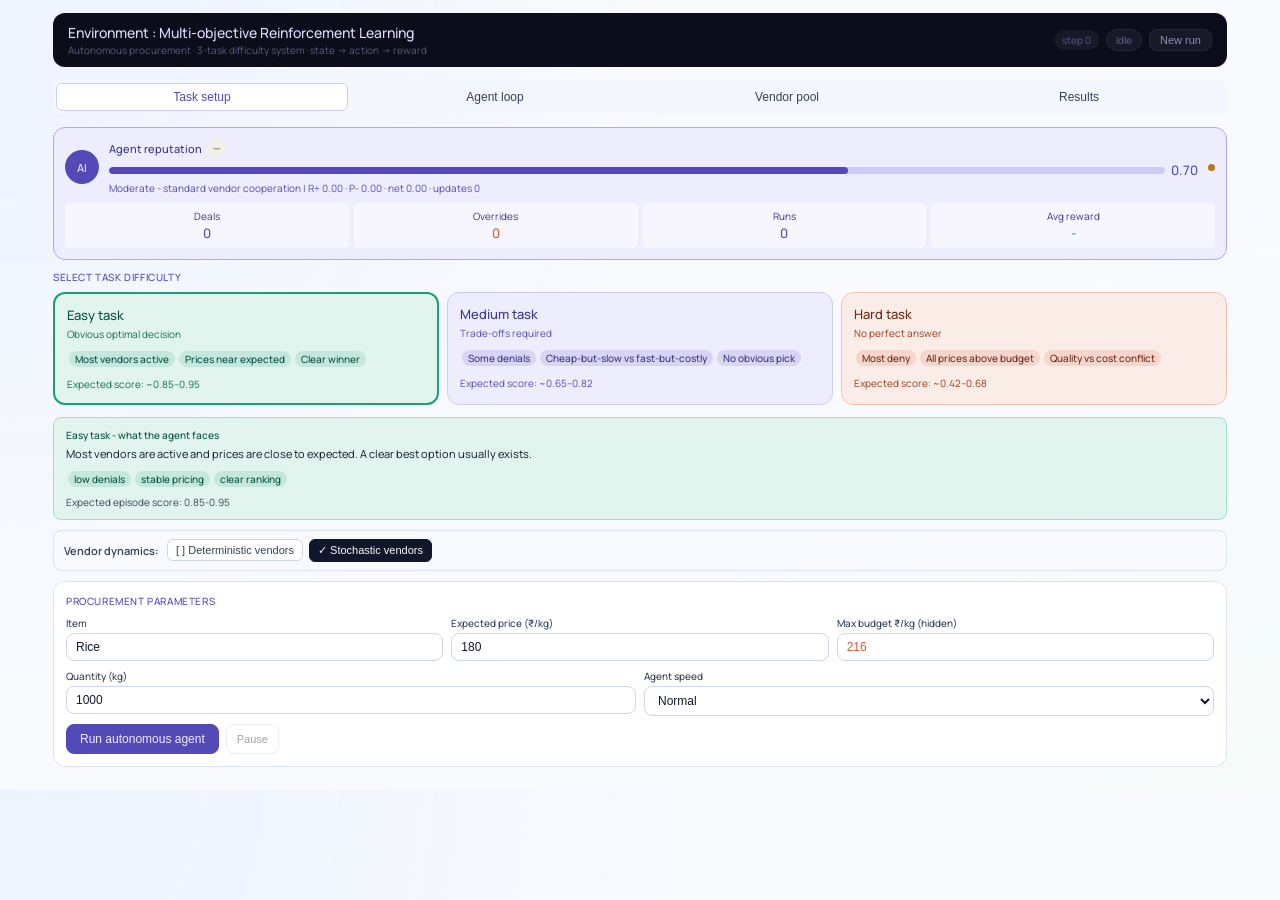
<file: ui/index.html>
﻿<!doctype html>
<html lang="en">
  <head>
    <meta charset="UTF-8" />
    <meta name="viewport" content="width=device-width, initial-scale=1.0" />
    <title>Environment : Multi-objective Reinforcement Learning</title>
    <link rel="preconnect" href="https://fonts.googleapis.com" />
    <link rel="preconnect" href="https://fonts.gstatic.com" crossorigin />
    <link href="https://fonts.googleapis.com/css2?family=Manrope:wght@400;500;600;700&family=JetBrains+Mono:wght@400;500&display=swap" rel="stylesheet" />
    <link rel="stylesheet" href="style.css?v=20260411a" />
  </head>
  <body>
<div class="app">
<div class="topbar">
  <div><div class="tt">Environment : Multi-objective Reinforcement Learning</div><div class="ts">Autonomous procurement · 3-task difficulty system · state → action → reward</div></div>
  <div class="tr">
    <span class="sb" id="sbadge">step 0</span>
    <span class="ep" id="epill">Idle</span>
    <button class="rb2" onclick="fullReset()">New run</button>
  </div>
</div>

<div class="tabs">
  <button class="tab active" data-tab="env" onclick="gTab('env',this)">Task setup</button>
  <button class="tab" data-tab="agent" onclick="gTab('agent',this)">Agent loop</button>
  <button class="tab" data-tab="vendors" onclick="gTab('vendors',this)">Vendor pool</button>
  <button class="tab" data-tab="results" onclick="gTab('results',this)" id="tab-results-btn">Results</button>
</div>

<div id="tab-env" class="panel active">

  <div class="agbox" id="agbox" style="display:none">
    <div style="display:flex;align-items:center;gap:10px;margin-bottom:8px">
      <div style="width:34px;height:34px;border-radius:50%;background:#534AB7;display:flex;align-items:center;justify-content:center;color:#EEEDFE;font-size:11px;font-weight:500;flex-shrink:0">AI</div>
      <div style="flex:1">
        <div style="display:flex;align-items:center;gap:5px;margin-bottom:4px">
          <span style="font-size:11px;font-weight:500;color:#3C3489">Agent reputation</span>
          <span class="dlt dnu" id="ag-dlt">—</span>
        </div>
        <div style="display:flex;align-items:center;gap:6px">
          <div class="agbar"><div class="agfill" id="ag-bar" style="width:70%"></div></div>
          <span style="font-size:13px;font-weight:500;color:#534AB7" id="ag-val">0.70</span>
        </div>
        <div style="font-size:10px;color:#534AB7;margin-top:2px" id="ag-note">Moderate — standard vendor cooperation</div>
      </div>
      <div id="ag-dots" style="display:flex;gap:2px;flex-wrap:wrap;max-width:65px"></div>
    </div>
    <div class="agstat">
      <div class="asc"><div class="asl">Deals</div><div class="asv" id="ag-deals">0</div></div>
      <div class="asc"><div class="asl">Overrides</div><div class="asv" style="color:#D85A30" id="ag-over">0</div></div>
      <div class="asc"><div class="asl">Runs</div><div class="asv" id="ag-runs">0</div></div>
      <div class="asc"><div class="asl">Avg reward</div><div class="asv" style="color:#1D9E75" id="ag-avg">—</div></div>
    </div>
  </div>

  <div class="slbl">Select task difficulty</div>
  <div class="task-cards">
    <div class="tc tc-easy sel" id="tc-easy" data-task="easy" onclick="selectTask('easy')">
      <div class="tc-title">Easy task</div>
      <div class="tc-sub">Obvious optimal decision</div>
      <div><span class="tc-tag tag-e">Most vendors active</span><span class="tc-tag tag-e">Prices near expected</span><span class="tc-tag tag-e">Clear winner</span></div>
      <div style="margin-top:8px;font-size:10px;color:#0F6E56">Expected score: ~0.85–0.95</div>
    </div>
    <div class="tc tc-med" id="tc-medium" data-task="medium" onclick="selectTask('medium')">
      <div class="tc-title">Medium task</div>
      <div class="tc-sub">Trade-offs required</div>
      <div><span class="tc-tag tag-m">Some denials</span><span class="tc-tag tag-m">Cheap-but-slow vs fast-but-costly</span><span class="tc-tag tag-m">No obvious pick</span></div>
      <div style="margin-top:8px;font-size:10px;color:#534AB7">Expected score: ~0.65–0.82</div>
    </div>
    <div class="tc tc-hard" id="tc-hard" data-task="hard" onclick="selectTask('hard')">
      <div class="tc-title">Hard task</div>
      <div class="tc-sub">No perfect answer</div>
      <div><span class="tc-tag tag-h">Most deny</span><span class="tc-tag tag-h">All prices above budget</span><span class="tc-tag tag-h">Quality vs cost conflict</span></div>
      <div style="margin-top:8px;font-size:10px;color:#993C1D">Expected score: ~0.42–0.68</div>
    </div>
  </div>

  <div id="scenario-box"></div>
  <div class="mode-toggle" role="group" aria-label="Vendor randomness mode">
    <span class="mode-title">Vendor dynamics:</span>
    <button class="mode-btn active" id="mode-deterministic" onclick="setVendorMode(false)">✓ Deterministic vendors</button>
    <button class="mode-btn" id="mode-stochastic" onclick="setVendorMode(true)">[ ] Stochastic vendors</button>
  </div>

  <div class="card">
    <div class="slbl">Procurement parameters</div>
    <div class="row">
      <div class="field"><label>Item</label><input id="f-item" value="Rice"></div>
      <div class="field"><label>Expected price (₹/kg)</label><input id="f-exp" type="number" value="180" onchange="updateBudget()"></div>
      <div class="field"><label>Max budget ₹/kg (hidden)</label><input id="f-bud" type="number" value="216" readonly style="color:#D85A30;font-weight:500"></div>
    </div>
    <div class="row">
      <div class="field"><label>Quantity (kg)</label><input id="f-qty" type="number" value="1000"></div>
      <div class="field">
        <label>Agent speed</label>
        <select id="f-spd">
          <option value="380">Normal</option>
          <option value="140">Fast</option>
          <option value="30">Instant</option>
        </select>
      </div>
    </div>
    <div style="display:flex;gap:7px;flex-wrap:wrap">
      <button class="btn bp" onclick="runAgent()">Run autonomous agent</button>
      <button class="btn bsm" onclick="pauseResume()" id="pause-btn" disabled>Pause</button>
    </div>
  </div>
</div>

<div id="tab-agent" class="panel">
  <div class="rl-dark">
    <div class="rl-h">RL state — episode snapshot</div>
    <div class="sg">
      <div class="sgc"><div class="sgl">Episode step</div><div class="sgv" id="sg-step">—</div></div>
      <div class="sgc"><div class="sgl">Vendors remaining</div><div class="sgv ok" id="sg-rem">—</div></div>
      <div class="sgc"><div class="sgl">Deals closed</div><div class="sgv ok" id="sg-deals">—</div></div>
      <div class="sgc"><div class="sgl">Best price</div><div class="sgv ok" id="sg-bp">—</div></div>
      <div class="sgc"><div class="sgl">Budget headroom</div><div class="sgv" id="sg-hd">—</div></div>
      <div class="sgc"><div class="sgl">Cumulative reward</div><div class="sgv" id="sg-cr">0.000</div></div>
    </div>
    <div class="rl-h" style="margin-bottom:5px">Live action feed</div>
    <div class="af" id="af"></div>
  </div>
  <div class="card">
    <div class="slbl">Policy decision trace</div>
    <div class="ptrace" id="ptrace"><div style="color:var(--color-text-secondary);font-size:11px">Run the agent to see policy decisions.</div></div>
  </div>
</div>

<div id="tab-vendors" class="panel">
  <div class="mgrid">
    <div class="mc mcp"><div class="ml">Total</div><div class="mv" id="mv-tot">10</div></div>
    <div class="mc mct"><div class="ml">Active</div><div class="mv" id="mv-act">0</div></div>
    <div class="mc mcc"><div class="ml">Denied</div><div class="mv" id="mv-den">0</div></div>
    <div class="mc mca"><div class="ml">Deals</div><div class="mv" id="mv-don">0</div></div>
  </div>
  <div class="card" style="overflow-x:auto">
    <table class="vtbl">
      <colgroup><col style="width:18px"><col style="width:84px"><col style="width:60px"><col style="width:38px"><col style="width:70px"><col style="width:70px"><col style="width:36px"><col style="width:66px"><col style="width:55px"></colgroup>
      <thead><tr><th>#</th><th>Vendor</th><th>Price ₹</th><th>Del.</th><th>Quality</th><th>Reliability</th><th>Margin</th><th>Status</th><th>Rating</th></tr></thead>
      <tbody id="vtbody"></tbody>
    </table>
  </div>
</div>

<div id="tab-results" class="panel">
  <div id="res-ph" class="card"><p style="color:var(--color-text-secondary);font-size:12px">Run the agent to generate results.</p></div>
  <div id="res-main" style="display:none">
    <div id="score-banner"></div>
    <div id="conflict-area"></div>
    <div id="rec-area"></div>
    <div class="card">
      <div class="slbl">All vendor deals — ranked</div>
      <div id="ranked"></div>
    </div>
    <div class="card" style="margin-top:9px">
      <div class="slbl">Reward breakdown</div>
      <div id="reward-body"></div>
    </div>
    <div id="human-loop" style="display:none">
      <div class="vpick">
        <div class="slbl" style="color:#D85A30">Human-in-the-loop override</div>
        <p style="font-size:11px;color:var(--color-text-secondary);margin-bottom:7px">Non-optimal override penalises agent rating — simulating a real procurement mistake.</p>
        <div id="pick-list"></div>
        <div id="pick-note" class="pnote" style="display:none"></div>
      </div>
    </div>
    <div style="display:flex;gap:7px;margin-top:10px;flex-wrap:wrap">
      <button class="btn bp" id="conf-btn" onclick="confirmBest()">Accept agent recommendation</button>
      <button class="btn bsm" id="toggle-human" onclick="toggleHuman()">Override (human-in-loop)</button>
    </div>
    <div id="conf-area"></div>
  </div>
</div>
</div>
    <script src="app.js?v=20260411a" defer></script>
  </body>
</html>
</file>
<file: ui/style.css>
﻿
:root{
  --font-sans:"Manrope","Segoe UI",system-ui,-apple-system,sans-serif;
  --font-mono:"JetBrains Mono","Consolas","Courier New",monospace;
  --color-background-primary:#ffffff;
  --color-background-secondary:#f5f7ff;
  --color-border-secondary:#cfd7ea;
  --color-border-tertiary:#dde3f1;
  --color-text-primary:#101828;
  --color-text-secondary:#344054;
  --border-radius-md:8px;
  --border-radius-lg:12px;
}

*{box-sizing:border-box;margin:0;padding:0}
body{
  font-family:var(--font-sans);
  font-size:13px;
  color:var(--color-text-primary);
  background:radial-gradient(circle at 0% 0%, #eef3ff 0%, transparent 45%),
    radial-gradient(circle at 100% 100%, #f6fbf9 0%, transparent 40%),
    #f8fafe;
}
.app{padding:13px;max-width:1200px;margin:0 auto}
.topbar{background:#0c0c1a;border-radius:var(--border-radius-lg);padding:10px 15px;display:flex;align-items:center;justify-content:space-between;margin-bottom:13px}
.tt{font-size:14px;font-weight:500;color:#dddcff}
.ts{font-size:10px;color:#5a5a85;margin-top:1px}
.tr{display:flex;gap:7px;align-items:center}
.ep{font-size:10px;padding:3px 9px;border-radius:20px;font-weight:500;background:#181828;color:#5a5a85;border:0.5px solid #252540}
.ep.live{background:#053320;color:#5DCAA5;border-color:#1D9E75}
.ep.done{background:#1a0840;color:#AFA9EC;border-color:#534AB7}
.ep.run{background:#201000;color:#EF9F27;border-color:#BA7517}
.sb{font-size:10px;color:#5a5a85;background:#181828;padding:3px 8px;border-radius:20px}
.rb2{padding:4px 10px;font-size:11px;background:#181828;color:#9090b0;border:0.5px solid #252540;border-radius:var(--border-radius-md);cursor:pointer}
.rb2:hover{background:#202038}
.tabs{display:flex;gap:2px;background:var(--color-background-secondary);border-radius:var(--border-radius-md);padding:3px;margin-bottom:13px}
.tab{flex:1;padding:6px 3px;font-size:12px;font-weight:500;cursor:pointer;border:none;background:none;color:var(--color-text-secondary);border-radius:6px;text-align:center}
.tab.active{background:var(--color-background-primary);color:#534AB7;border:0.5px solid #CECBF6}
.tab.notify{color:#1D9E75;font-weight:500}
.panel{display:none}.panel.active{display:block}
.card{background:var(--color-background-primary);border:0.5px solid var(--color-border-tertiary);border-radius:var(--border-radius-lg);padding:12px;margin-bottom:10px}
.slbl{font-size:10px;font-weight:500;letter-spacing:.06em;text-transform:uppercase;color:#534AB7;margin-bottom:8px}
.row{display:flex;gap:8px;flex-wrap:wrap;margin-bottom:8px}
.field{flex:1;min-width:110px;display:flex;flex-direction:column;gap:3px}
.field label{font-size:10px;color:var(--color-text-secondary);font-weight:500}
.field input,.field select{padding:6px 9px;border:0.5px solid var(--color-border-secondary);border-radius:var(--border-radius-md);font-size:12px;background:var(--color-background-primary);color:var(--color-text-primary)}
.field input:focus,.field select:focus{outline:none;border-color:#7F77DD}
.btn{padding:7px 13px;border-radius:var(--border-radius-md);border:0.5px solid var(--color-border-secondary);background:var(--color-background-primary);color:var(--color-text-primary);font-size:12px;font-weight:500;cursor:pointer}
.btn:hover{background:var(--color-background-secondary)}
.btn:disabled{opacity:.4;cursor:default}
.bp{background:#534AB7;color:#EEEDFE;border-color:#534AB7}.bp:hover{background:#3C3489}
.bt{background:#E1F5EE;color:#085041;border-color:#1D9E75}.bt:hover{background:#9FE1CB}
.bc{background:#FAECE7;color:#712B13;border-color:#D85A30}
.bsm{padding:5px 10px;font-size:11px}

.task-cards{display:grid;grid-template-columns:repeat(3,minmax(0,1fr));gap:8px;margin-bottom:12px}
.tc{border-radius:var(--border-radius-lg);padding:12px;border:1.5px solid transparent;cursor:pointer}
.tc:hover{filter:brightness(0.97)}
.tc.sel{border-width:2px}
.tc-easy{background:#E1F5EE;border-color:#9FE1CB}.tc-easy.sel{border-color:#1D9E75}
.tc-med{background:#EEEDFE;border-color:#CECBF6}.tc-med.sel{border-color:#534AB7}
.tc-hard{background:#FAECE7;border-color:#F5C4B3}.tc-hard.sel{border-color:#D85A30}
.tc-title{font-size:13px;font-weight:500;margin-bottom:3px}
.tc-easy .tc-title{color:#085041}.tc-med .tc-title{color:#3C3489}.tc-hard .tc-title{color:#712B13}
.tc-sub{font-size:10px;margin-bottom:8px}
.tc-easy .tc-sub{color:#0F6E56}.tc-med .tc-sub{color:#534AB7}.tc-hard .tc-sub{color:#993C1D}
.tc-tag{display:inline-block;font-size:10px;padding:1px 6px;border-radius:20px;margin:2px;font-weight:500}
.tag-e{background:rgba(29,158,117,.15);color:#085041}
.tag-m{background:rgba(83,74,183,.15);color:#3C3489}
.tag-h{background:rgba(216,90,48,.15);color:#712B13}
.scenario-box{border-radius:var(--border-radius-md);padding:10px 12px;margin-bottom:10px;font-size:11px}
.sb-easy{background:#E1F5EE;border:0.5px solid #9FE1CB}
.sb-med{background:#EEEDFE;border:0.5px solid #CECBF6}
.sb-hard{background:#FAECE7;border:0.5px solid #F5C4B3}
.sb-lbl{font-size:10px;font-weight:500;margin-bottom:4px}
.sb-easy .sb-lbl{color:#085041}.sb-med .sb-lbl{color:#3C3489}.sb-hard .sb-lbl{color:#712B13}
.mode-toggle{display:flex;align-items:center;gap:6px;flex-wrap:wrap;background:#f8faff;border:0.5px solid var(--color-border-tertiary);border-radius:var(--border-radius-md);padding:8px 10px;margin-bottom:10px}
.mode-title{font-size:11px;font-weight:600;color:#334155;margin-right:2px}
.mode-btn{font-size:11px;padding:4px 8px;border-radius:6px;border:0.5px solid var(--color-border-secondary);background:#ffffff;color:#334155;cursor:pointer}
.mode-btn.active{background:#0f172a;color:#f8fafc;border-color:#0f172a}

.mgrid{display:grid;grid-template-columns:repeat(4,minmax(0,1fr));gap:7px;margin-bottom:10px}
.mc{border-radius:var(--border-radius-md);padding:8px 10px;text-align:center}
.mc .ml{font-size:10px;font-weight:500;margin-bottom:2px}
.mc .mv{font-size:19px;font-weight:500}
.mcp{background:#EEEDFE}.mcp .ml{color:#3C3489}.mcp .mv{color:#534AB7}
.mct{background:#E1F5EE}.mct .ml{color:#085041}.mct .mv{color:#1D9E75}
.mcc{background:#FAECE7}.mcc .ml{color:#712B13}.mcc .mv{color:#D85A30}
.mca{background:#FAEEDA}.mca .ml{color:#633806}.mca .mv{color:#BA7517}

.vtbl{width:100%;border-collapse:collapse;font-size:11px;table-layout:fixed}
.vtbl th{font-size:10px;font-weight:500;color:var(--color-text-secondary);padding:5px 6px;border-bottom:0.5px solid var(--color-border-tertiary);text-align:left}
.vtbl td{padding:6px 6px;border-bottom:0.5px solid var(--color-border-tertiary);vertical-align:middle}
.vtbl tr:last-child td{border-bottom:none}
.vtbl tr.vhl td{background:#E1F5EE}
.pill{font-size:10px;padding:2px 7px;border-radius:20px;font-weight:500;white-space:nowrap;display:inline-block}
.pa{background:#E1F5EE;color:#085041}.pd{background:#FAECE7;color:#712B13}
.pn{background:#EEEDFE;color:#3C3489}.pk{background:#EAF3DE;color:#27500A}
.pw{background:#FAEEDA;color:#633806}

.bbar{display:flex;align-items:center;gap:4px}
.bt2{height:4px;width:46px;border-radius:2px;background:var(--color-border-tertiary);overflow:hidden}
.bf2{height:100%;border-radius:2px}

.rl-dark{background:#0c0c1a;border-radius:var(--border-radius-lg);padding:12px;margin-bottom:10px}
.rl-h{font-size:10px;font-weight:500;color:#AFA9EC;letter-spacing:.05em;text-transform:uppercase;margin-bottom:9px}
.sg{display:grid;grid-template-columns:repeat(3,1fr);gap:7px;margin-bottom:9px}
.sgc{background:#151525;border-radius:6px;padding:7px;border:0.5px solid #202035}
.sgl{font-size:10px;color:#5a5a85;margin-bottom:2px}
.sgv{font-size:13px;font-weight:500;color:#dddcff}
.sgv.ok{color:#5DCAA5}.sgv.warn{color:#EF9F27}.sgv.bad{color:#F0997B}
.af{background:#080810;border-radius:6px;padding:8px;font-size:11px;color:#6060a0;max-height:200px;overflow-y:auto;font-family:var(--font-mono);line-height:1.65}
.afl{margin-bottom:1px}
.c-ag{color:#AFA9EC}.c-vn{color:#9FE1CB}.c-ok{color:#5DCAA5}
.c-fl{color:#F0997B}.c-sy{color:#EF9F27}.c-if{color:#85B7EB}

.rrow{display:flex;align-items:center;gap:7px;padding:8px 10px;border-radius:var(--border-radius-md);margin-bottom:5px;border:0.5px solid var(--color-border-tertiary);background:var(--color-background-primary)}
.rrow.rk1{background:#E1F5EE;border:1.5px solid #1D9E75}
.rrow.rk2{background:#EEEDFE;border:0.5px solid #AFA9EC}
.rrow.rk3{background:#FAEEDA;border:0.5px solid #FAC775}
.rn{font-size:14px;font-weight:500;min-width:22px;color:var(--color-text-secondary)}
.rk1 .rn{color:#1D9E75}.rk2 .rn{color:#534AB7}.rk3 .rn{color:#BA7517}
.sbar{width:52px;height:5px;border-radius:3px;background:var(--color-border-tertiary);display:inline-block;overflow:hidden}
.sf{height:100%;border-radius:3px;background:#888780}
.rk1 .sf{background:#1D9E75}.rk2 .sf{background:#534AB7}.rk3 .sf{background:#BA7517}

.irow{display:flex;justify-content:space-between;font-size:12px;padding:4px 0;border-bottom:0.5px solid var(--color-border-tertiary)}
.irow:last-child{border-bottom:none}
.recbox{border-radius:var(--border-radius-lg);padding:12px;margin-bottom:10px}
.rb-ok{background:#E1F5EE;border:1.5px solid #1D9E75}
.rb-warn{background:#FAEEDA;border:0.5px solid #BA7517}
.rb-fail{background:#FAECE7;border:0.5px solid #D85A30}

.chip{display:inline-block;font-size:10px;padding:2px 7px;border-radius:20px;margin:2px;background:rgba(255,255,255,.65);color:#085041;border:0.5px solid #1D9E75}

.agbox{background:#EEEDFE;border:0.5px solid #AFA9EC;border-radius:var(--border-radius-lg);padding:11px;margin-bottom:10px}
.agbar{height:7px;border-radius:4px;background:#CECBF6;flex:1;overflow:hidden}
.agfill{height:100%;border-radius:4px;background:#534AB7;transition:width .5s}
.dlt{font-size:10px;font-weight:500;padding:2px 6px;border-radius:20px}
.dup{background:#E1F5EE;color:#085041}.ddn{background:#FAECE7;color:#712B13}.dnu{background:#F1EFE8;color:#5F5E5A}
.hdot{width:6px;height:6px;border-radius:50%;display:inline-block}
.agstat{display:grid;grid-template-columns:repeat(4,1fr);gap:5px;margin-top:8px}
.asc{background:rgba(255,255,255,.55);border-radius:5px;padding:6px;text-align:center}
.asl{font-size:10px;color:#3C3489;margin-bottom:1px}
.asv{font-weight:500;font-size:13px;color:#534AB7}

.vpick{background:var(--color-background-secondary);border-radius:var(--border-radius-lg);padding:11px;margin-top:8px;border:0.5px solid var(--color-border-tertiary)}
.vprow{display:flex;align-items:center;justify-content:space-between;padding:7px 10px;border-radius:var(--border-radius-md);border:0.5px solid var(--color-border-secondary);background:var(--color-background-primary);margin-bottom:5px;cursor:pointer}
.vprow:hover{background:#EEEDFE;border-color:#AFA9EC}
.vprow.vbest{background:#E1F5EE;border-color:#1D9E75}
.vprow.vsub{border-color:#F0997B}
.cbanner{background:#E1F5EE;border:1.5px solid #1D9E75;border-radius:var(--border-radius-lg);padding:10px 12px;margin-top:8px;font-size:12px;color:#085041}
.pnote{font-size:11px;background:#FAECE7;color:#712B13;padding:6px 9px;border-radius:var(--border-radius-md);margin-top:5px}

.tradeoff-tag{display:inline-flex;align-items:center;gap:4px;font-size:10px;padding:2px 8px;border-radius:20px;margin:2px;background:#FAEEDA;color:#633806;border:0.5px solid #FAC775}
.conflict-box{background:#FAEEDA;border:0.5px solid #FAC775;border-radius:var(--border-radius-md);padding:8px 10px;font-size:11px;color:#633806;margin-bottom:8px}

.ptrace{background:var(--color-background-secondary);border-radius:var(--border-radius-md);padding:8px;font-size:11px}
.prow{display:flex;align-items:flex-start;gap:7px;padding:5px 0;border-bottom:0.5px solid var(--color-border-tertiary)}
.prow:last-child{border-bottom:none}
.pnum{width:20px;height:20px;border-radius:50%;display:flex;align-items:center;justify-content:center;font-size:10px;font-weight:500;flex-shrink:0;background:#E1F5EE;color:#085041}
.score-banner{display:flex;align-items:center;gap:10px;padding:10px 12px;border-radius:var(--border-radius-md);background:var(--color-background-secondary);margin-bottom:8px}
.score-num{font-size:22px;font-weight:500}
.score-easy{color:#1D9E75}.score-med{color:#534AB7}.score-hard{color:#D85A30}

@media (max-width: 1024px){
  .task-cards{grid-template-columns:repeat(2,minmax(0,1fr))}
  .mgrid{grid-template-columns:repeat(2,minmax(0,1fr))}
}

@media (max-width: 760px){
  .topbar{flex-direction:column;align-items:flex-start;gap:8px}
  .sg{grid-template-columns:repeat(2,1fr)}
  .task-cards{grid-template-columns:1fr}
  .mgrid{grid-template-columns:1fr 1fr}
  .rrow{flex-wrap:wrap}
}

@media (max-width: 520px){
  .mgrid{grid-template-columns:1fr}
  .sg{grid-template-columns:1fr}
  .tabs{overflow-x:auto}
  .tab{min-width:120px}
}
</file>
